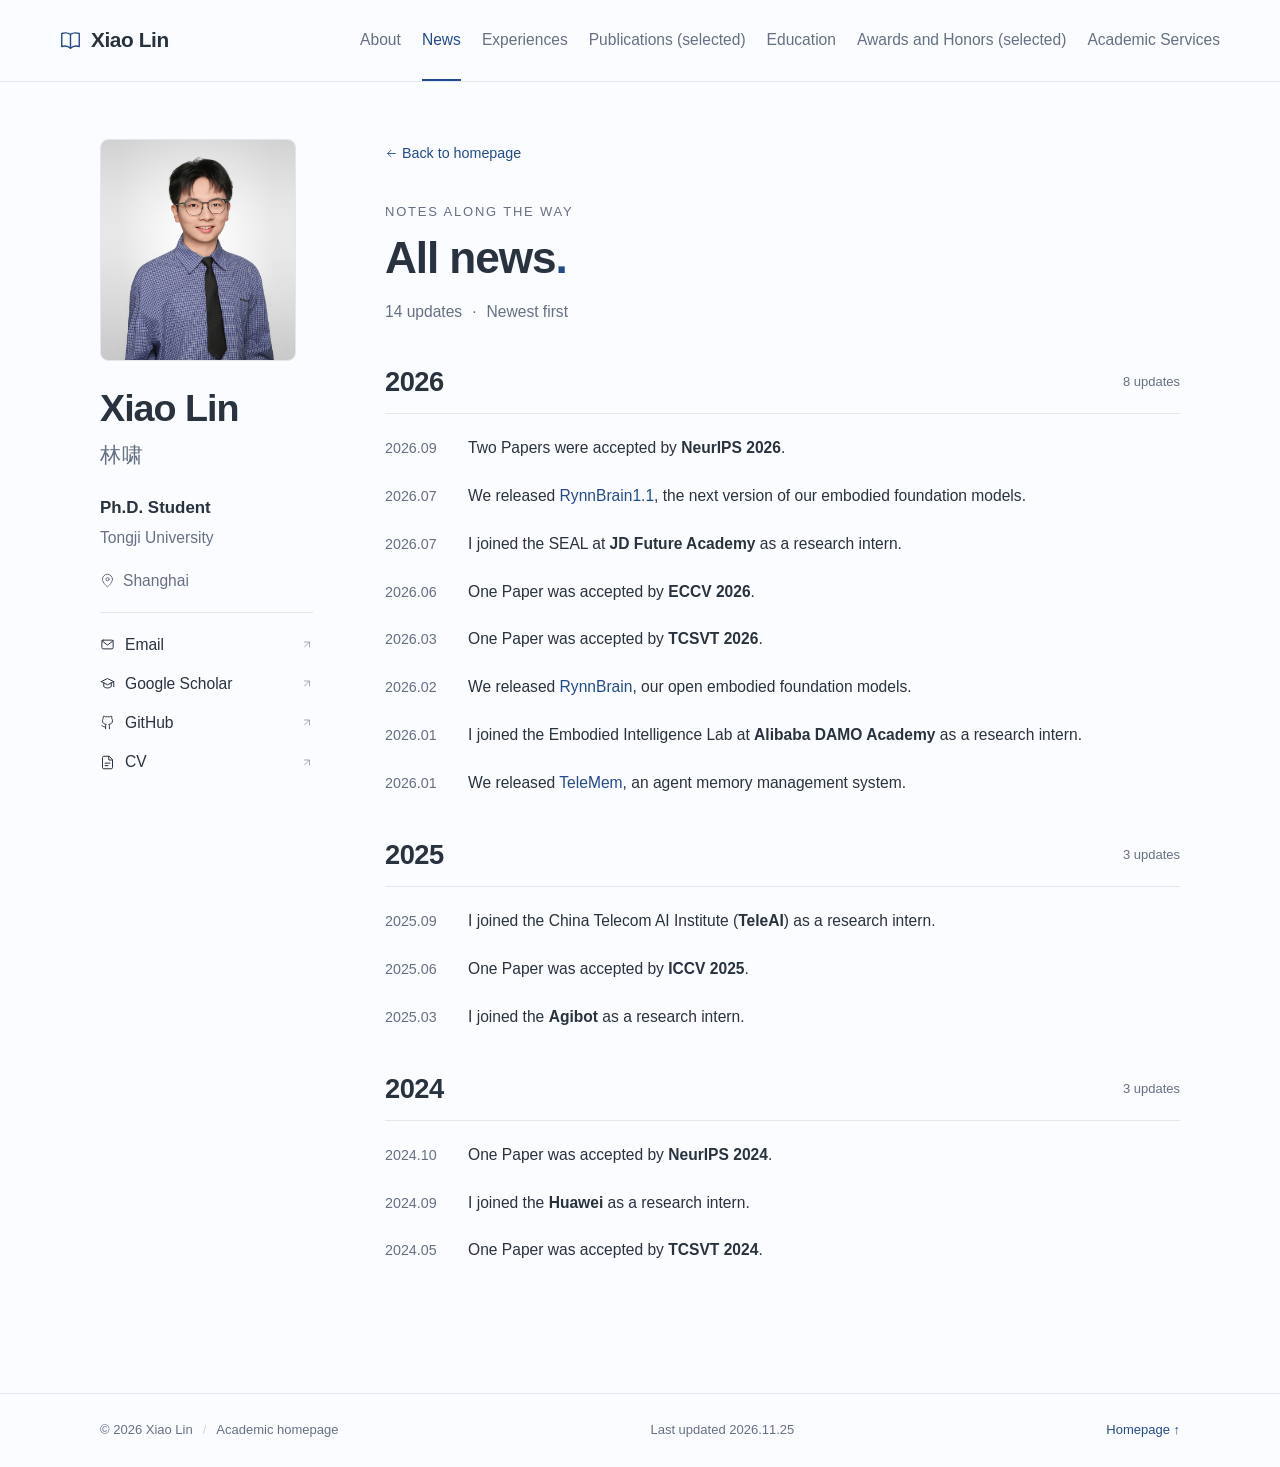
<file: news.html>
<!doctype html>
<html lang="en">
  <head>
    <meta charset="utf-8">
    <meta name="viewport" content="width=device-width, initial-scale=1">
    <meta name="description" content="All news and research updates.">
    <meta name="theme-color" content="#fbfcff">
    <meta property="og:title" content="Xiao Lin ｜ 林啸">
    <meta property="og:description" content="All news and research updates.">
    <meta property="og:type" content="website">
    <title>Xiao Lin ｜ 林啸</title>
    <link rel="icon" href="assets/images/favicon.svg?v=xl-blue" type="image/svg+xml">
    <link rel="stylesheet" href="assets/styles.css">
    <script src="site-data.js" defer></script>
    <script src="assets/main.js" defer></script>
  </head>
  <body data-page="news">
    <a class="skip-link" href="#main-content">Skip to content</a>
    <header class="site-header" id="site-header"></header>
    <div class="page-layout">
      <aside class="profile" id="profile" aria-label="Personal profile"></aside>
      <main id="main-content" tabindex="-1"></main>
    </div>
    <footer class="site-footer" id="site-footer"></footer>
    <noscript><p class="noscript-notice">请启用 JavaScript 以显示所有动态。内容保存在 site-data.js 中。</p></noscript>
  </body>
</html>
</file>
<file: assets/styles.css>
:root {
  --font-scale: 1.30;
  --font-family: "Trebuchet MS", Helvetica, sans-serif;
  --education-logo-size: 48px;
  --experience-logo-size: 32px;
  --background: #fbfcff;
  --surface: #ffffff;
  --text: #29323f;
  --muted: #667085;
  --accent: #224b8d;
  --accent-strong: #00369f;
  --accent-light: #eef4ff;
  --accent-border: #c8d5ea;
  --notice-background: #f4f8ff;
  --placeholder-background: #f1f4f9;
  --selection-background: #dce8ff;
  --border: #e2e7ef;
  --mono: Monaco, Consolas, "Lucida Console", monospace;
}

* { box-sizing: border-box; }
html { font-size: calc(100% * var(--font-scale)); scroll-behavior: smooth; scroll-padding-top: 106px; }
body {
  margin: 0;
  background: var(--background);
  color: var(--text);
  font-family: var(--font-family);
  font-size: 0.875rem;
  line-height: 1.75;
  -webkit-font-smoothing: antialiased;
}
a { color: var(--accent); text-decoration: none; text-underline-offset: 4px; }
a:hover { color: var(--accent-strong); text-decoration: underline; }
button { font: inherit; }
button, a { -webkit-tap-highlight-color: transparent; }
:focus-visible { outline: 2px solid var(--accent); outline-offset: 5px; border-radius: 3px; }
::selection { background: var(--selection-background); }
[hidden] { display: none !important; }
img { display: block; width: 100%; }
p, h1, h2, h3 { margin-top: 0; }
.icon { width: 18px; height: 18px; flex-shrink: 0; vertical-align: middle; }
.sr-only { position: absolute; width: 1px; height: 1px; padding: 0; margin: -1px; overflow: hidden; clip: rect(0, 0, 0, 0); white-space: nowrap; border: 0; }
.skip-link { position: fixed; top: -70px; left: 20px; padding: 10px 20px; background: var(--accent); color: white; z-index: 100; }
.skip-link:hover { background: var(--accent-strong); color: white; }
.skip-link:focus { top: 12px; }

.site-header { position: sticky; top: 0; z-index: 20; background: rgba(251, 252, 255, .97); border-bottom: 1px solid var(--border); }
.header-inner { max-width: 1240px; min-height: 76px; padding: 0 40px; margin: auto; display: flex; align-items: center; justify-content: space-between; gap: 24px; }
.wordmark { display: flex; align-items: center; gap: 10px; font-weight: 650; font-size: 1rem; letter-spacing: -.4px; color: var(--text); flex-shrink: 0; }
.wordmark .icon { width: 21px; height: 21px; color: var(--accent); }
.wordmark:hover { text-decoration: none; color: var(--accent); }
.navigation { display: flex; align-items: center; gap: 21px; }
.navigation a { color: var(--muted); font-size: 0.75rem; white-space: nowrap; padding: 26px 0; border-bottom: 2px solid transparent; transition: color .15s; }
.navigation a:hover, .navigation a[aria-current] { color: var(--accent); text-decoration: none; }
.navigation a[aria-current] { border-bottom-color: var(--accent); }
.menu-toggle { display: none; border: 1px solid var(--border); background: var(--surface); padding: 9px; border-radius: 5px; cursor: pointer; color: var(--text); }

.page-layout { max-width: 1160px; padding: 57px 40px 90px; margin: auto; display: grid; grid-template-columns: 213px minmax(0, 1fr); gap: 72px; min-height: calc(100vh - 165px); }
.profile { position: sticky; top: 115px; align-self: start; min-width: 0; }
.portrait { width: 196px; aspect-ratio: 1 / 1.13; margin-bottom: 25px; border: 1px solid var(--border); border-radius: 8px; overflow: hidden; background: var(--placeholder-background); }
.portrait img { height: 100%; object-fit: cover; }
.portrait .image-fallback { height: 100%; display: flex; flex-direction: column; align-items: center; justify-content: center; color: var(--muted); background: radial-gradient(ellipse at 50% 30%, var(--background), var(--accent-light)); }
.portrait .icon { height: 72px; width: 72px; stroke-width: .65; margin-bottom: 20px; }
.portrait .image-fallback span { font: 0.5625rem var(--font-family); letter-spacing: 2px; }
.portrait .image-fallback small { margin-top: 7px; font-size: 0.625rem; color: var(--muted); }
.profile-name { font-size: 1.8125rem; line-height: 1.2; font-weight: 650; letter-spacing: -1px; margin-bottom: 6px; overflow-wrap: anywhere; }
.profile-native { font-size: 1rem; color: var(--muted); margin-bottom: 20px; letter-spacing: 1px; }
.profile-role { font-size: 0.8125rem; font-weight: 600; margin-bottom: 1px; }
.profile-affiliation { font-size: 0.75rem; color: var(--muted); margin-bottom: 16px; }
.profile-bio { color: var(--muted); font-size: 0.75rem; line-height: 1.85; margin-bottom: 17px; }
.profile-location { display: flex; gap: 8px; align-items: center; color: var(--muted); font-size: 0.75rem; margin-bottom: 17px; }
.profile-location .icon { width: 15px; height: 15px; }
.profile-links { border-top: 1px solid var(--border); padding-top: 13px; display: grid; gap: 2px; }
.profile-link { display: flex; gap: 10px; align-items: center; padding: 5px 0; color: var(--text); font-size: 0.75rem; }
.profile-link .icon { width: 15px; height: 15px; }
.profile-link .icon:last-child { margin-left: auto; width: 12px; opacity: .5; }
.unconfigured { color: var(--muted); cursor: default; }
.draft-label { display: flex; align-items: center; gap: 7px; margin-top: 26px; font: 0.5625rem var(--font-family); letter-spacing: 1.2px; color: var(--muted); }
.draft-label > span { height: 5px; width: 5px; background: var(--accent-border); border-radius: 50%; }

#main-content { min-width: 0; overflow-wrap: anywhere; }
.content-section { margin-bottom: 47px; }
.content-section:last-child { margin-bottom: 0; }
.eyebrow { font: 0.625rem var(--font-family); text-transform: uppercase; letter-spacing: 1.8px; color: var(--muted); margin-bottom: 11px; }
h1 { font-size: 2.125rem; line-height: 1.25; font-weight: 600; letter-spacing: -1.1px; margin-bottom: 25px; }
.heading-period { color: var(--accent); }
.about-copy p { font-size: 0.875rem; line-height: 1.95; margin-bottom: 13px; }
.about-copy strong { color: var(--text); font-weight: 600; }
.research-interests { margin-top: 22px; }
.interest-label { display: block; color: var(--muted); font-size: 0.6875rem; margin-bottom: 9px; }
.interest-tags { display: flex; flex-wrap: wrap; gap: 7px; }
.interest-tags > span { background: var(--accent-light); color: var(--accent); border: 1px solid var(--accent-border); border-radius: 4px; padding: 3px 10px; font-size: 0.6875rem; }
.draft-note { margin-top: 26px; border-left: 2px solid var(--accent-border); background: var(--notice-background); display: flex; gap: 12px; padding: 12px 15px; border-radius: 0 5px 5px 0; }
.note-mark { display: grid; place-items: center; flex: 0 0 16px; height: 16px; border: 1px solid var(--accent); border-radius: 50%; color: var(--accent); font: 0.6875rem Georgia, serif; margin-top: 3px; }
.draft-note p { font-size: 0.6875rem; line-height: 1.9; color: var(--accent); margin: 0; }
.draft-note p > span { color: var(--muted); }
code { font-family: var(--mono); font-size: .94em; }
.personal-notice { margin-top: 24px; padding: 0.72rem 0.9rem; border-left: 4px solid var(--accent-strong); border-radius: 0 6px 6px 0; background: var(--notice-background); color: var(--accent-strong); font-weight: 700; line-height: 1.45; white-space: pre-line; }
.section-heading { display: flex; flex-wrap: wrap; align-items: center; justify-content: space-between; gap: 8px 16px; border-bottom: 1px solid var(--border); padding-bottom: 12px; margin-bottom: 20px; }
h2, .section-heading h1 { font-size: 1.4375rem; line-height: 1.4; font-weight: 600; letter-spacing: -.55px; margin-bottom: 0; }
.heading-qualifier { color: var(--muted); font-size: .78em; font-weight: 400; white-space: nowrap; }
.text-link { display: inline-flex; align-items: center; gap: 4px; font-size: 0.6875rem; font-weight: 500; }
.text-link .icon { width: 13px; height: 13px; }
.all-news { flex-shrink: 0; }
.full-publications { flex-shrink: 0; margin-left: auto; white-space: nowrap; }
.edit-guide { color: var(--muted); font-size: 0.6875rem; margin-top: -7px; margin-bottom: 22px; }
.placeholder-badge { display: inline-block; font-size: 0.5625rem; font-weight: 400; border: 1px solid var(--border); background: var(--placeholder-background); color: var(--muted); border-radius: 3px; line-height: 1.6; padding: 1px 5px; white-space: nowrap; vertical-align: 1px; }

.news-list { list-style: none; margin: 0; padding: 0; display: grid; gap: 15px; }
.news-item { display: grid; grid-template-columns: 65px minmax(0, 1fr); gap: 18px; align-items: baseline; }
.news-item time { font: 0.6875rem var(--font-family); color: var(--muted); padding-top: 3px; }
.news-text { font-size: 0.75rem; line-height: 1.85; }
.news-text .placeholder-badge { margin-right: 8px; }

.publication-contribution-note { margin: 0 0 18px; color: var(--muted); font-size: 0.6875rem; line-height: 1.6; }
.paper-list { display: grid; gap: 24px; }
.paper { display: grid; grid-template-columns: 186px minmax(0, 1fr); align-items: start; gap: 22px; }
.paper + .paper { border-top: 1px solid var(--border); padding-top: 24px; }
.paper-visual { position: relative; }
.paper-image-link { display: block; border-radius: 5px; }
.paper-image-link:hover { text-decoration: none; }
.paper-image { width: 100%; aspect-ratio: 1.42; background: var(--placeholder-background); border: 1px solid var(--border); border-radius: 5px; overflow: hidden; }
.paper-image img { height: 100%; object-fit: contain; background: white; }
.paper-image .image-fallback { height: 100%; display: flex; align-items: center; justify-content: center; flex-direction: column; color: var(--muted); }
.paper-image .icon { width: 43px; height: 43px; stroke-width: .8; margin-bottom: 11px; }
.paper-image .image-fallback span { font: 0.4375rem var(--font-family); letter-spacing: 1.1px; }
.paper-image .image-fallback small { font-size: 0.5625rem; color: var(--muted); margin-top: 5px; }
.paper-badge { position: absolute; top: 8px; left: -5px; max-width: calc(100% - 5px); padding: 1px 7px; background: var(--accent-strong); color: white; border-radius: 2px; font-size: 0.5rem; letter-spacing: .1px; pointer-events: none; }
.paper h3 { font-size: 0.9375rem; font-weight: 600; letter-spacing: -.15px; line-height: 1.5; margin: -3px 0 6px; }
.paper h3 > span { color: var(--accent); }
.paper-authors { font-size: 0.6875rem; margin-bottom: 3px; }
.paper-authors strong { font-weight: 600; text-decoration: underline; text-underline-offset: 3px; }
.paper-authors .author-self { color: var(--accent-strong); background: #fff3bf; padding: 1px 3px; border-radius: 3px; text-decoration: none; -webkit-box-decoration-break: clone; box-decoration-break: clone; }
.paper-venue { font-size: 0.625rem; font-style: italic; color: var(--muted); margin-bottom: 7px; }
.paper-note { color: #a26b2d; font-style: normal; font-weight: 600; margin-left: 8px; }
.paper-description { font-size: 0.6875rem; color: var(--muted); line-height: 1.8; margin-bottom: 10px; }
.paper-links { display: flex; align-items: center; flex-wrap: wrap; gap: 6px; }
.paper-link { display: inline-flex; align-items: center; gap: 2px; font-size: 0.5625rem; border: 1px solid var(--accent-border); padding: 1px 7px; border-radius: 3px; background: var(--surface); }
.paper-link .icon { width: 10px; height: 10px; }
a.paper-link:hover { background: var(--accent-light); text-decoration: none; border-color: var(--accent); }
.paper-links .placeholder-badge { margin-left: 2px; }
.paper-stars { display: inline-flex; align-items: center; min-height: 20px; }
.paper-stars:hover { text-decoration: none; }
.paper-stars-badge { min-width: 120px; min-height: 20px; }
.paper-stars img { width: auto; height: 20px; max-width: 100%; }
.paper-stars .image-fallback { display: inline-flex; align-items: center; gap: 5px; padding: 1px 6px; border: 1px solid var(--accent-border); border-radius: 3px; background: var(--surface); font-size: 0.625rem; }
.paper-stars .icon { width: 13px; height: 13px; }

.education-list { display: grid; gap: 28px; }
.education-item { display: grid; grid-template-columns: var(--education-logo-size) minmax(0, 1fr) auto; gap: 16px 20px; align-items: center; }
.organization-logo { height: var(--education-logo-size); width: var(--education-logo-size); display: grid; place-items: center; flex-shrink: 0; }
.organization-logo img { height: 100%; object-fit: contain; }
.organization-logo .image-fallback { display: grid; place-items: center; width: 100%; height: 100%; border: 1px solid var(--border); border-radius: 7px; background: var(--placeholder-background); font: 0.625rem var(--font-family); color: var(--accent); letter-spacing: .5px; }
.education-details h3 { font-size: 0.8125rem; font-weight: 600; margin: 0 0 3px; }
.education-details p { font-size: 0.6875rem; margin: 0; }
.education-details .education-description { color: var(--muted); font-size: 0.625rem; margin-top: 3px; }
.education-meta { display: flex; flex-direction: column; align-items: end; gap: 7px; padding-top: 3px; font: 0.5625rem var(--font-family); color: var(--muted); }

.timeline { position: relative; margin-top: 29px; padding: 4px 0 2px; }
.timeline::before { content: ""; position: absolute; top: calc(var(--experience-logo-size) / 2 + 4px); bottom: 15px; width: 1px; left: 50%; background: var(--accent-border); }
.timeline-item { position: relative; width: 50%; padding: 0 27px 30px 0; text-align: right; }
.timeline-item:nth-child(odd) { margin-left: 50%; padding: 0 0 30px 27px; text-align: left; }
.timeline-item:last-child { padding-bottom: 0; }
.timeline-item::before { content: ""; position: absolute; top: calc(var(--experience-logo-size) / 2 - 4px); width: 9px; height: 9px; border-radius: 50%; background: var(--background); border: 2px solid var(--accent); right: -5px; }
.timeline-item:nth-child(odd)::before { right: auto; left: -4px; }
.timeline-item:first-child::before { background: var(--accent-strong); border-color: var(--accent-strong); box-shadow: 0 0 0 4px var(--accent-light); }
.timeline-meta { display: flex; flex-wrap: wrap; align-items: center; justify-content: flex-end; gap: 10px 12px; margin-bottom: 12px; color: var(--accent); font: 0.625rem var(--font-family); }
.timeline-item:nth-child(odd) .timeline-meta { justify-content: flex-start; }
.timeline-meta .organization-logo { width: var(--experience-logo-size); height: var(--experience-logo-size); }
.timeline-item h3 { font-size: 0.8125rem; line-height: 1.6; font-weight: 600; margin-bottom: 7px; }
.organization-name { color: var(--accent); }
.at-sign { color: var(--muted); font-weight: 400; }
.timeline-description { font-size: 0.6875rem; color: var(--muted); line-height: 1.85; margin-bottom: 6px; }
.timeline-mentors { font-size: 0.625rem; color: var(--muted); margin-bottom: 8px; }
.awards-list, .service-list { margin: 0; padding-left: 20px; list-style: disc; font-size: 0.875rem; line-height: 1.8; }
.awards-list li + li, .service-list li + li { margin-top: 8px; }
.awards-list .placeholder-badge, .service-list .placeholder-badge { margin-left: 9px; }

.archive-intro { margin-bottom: 38px; }
.back-link { margin: 0 0 38px; }
.archive-intro h1 { margin-bottom: 12px; }
.archive-summary { color: var(--muted); font-size: 0.75rem; margin-bottom: 24px; }
.archive-summary > span { margin: 0 10px; }
.archive-year { margin-bottom: 38px; }
.archive-year h2 { font-size: 1.3125rem; }
.archive-year .news-list { gap: 19px; }
.year-count { font: 0.625rem var(--font-family); color: var(--muted); }
.empty-state { border: 1px dashed var(--border); padding: 30px; text-align: center; color: var(--muted); }
.configuration-error { border: 1px solid var(--border); border-radius: 6px; padding: 24px; background: var(--surface); }
.configuration-error h1 { font-size: 1.5rem; }
.site-footer { border-top: 1px solid var(--border); }
.footer-inner { max-width: 1160px; padding: 25px 40px; margin: auto; display: flex; align-items: center; justify-content: space-between; gap: 20px; color: var(--muted); font-size: 0.625rem; }
.footer-divider { color: var(--accent-border); margin: 0 10px; }
.footer-inner .text-link { font-size: 0.625rem; }
.noscript-notice { margin: 30px auto; padding: 20px; max-width: 600px; border: 1px solid var(--border); }

@media (max-width: 1100px) {
  .header-inner { min-height: 68px; padding-inline: 30px; }
  .menu-toggle { display: flex; }
  .navigation { display: none; position: absolute; top: 67px; right: 30px; left: 30px; padding: 12px; background: var(--surface); border: 1px solid var(--border); border-radius: 0 0 6px 6px; box-shadow: 0 12px 24px #29323f0a; grid-template-columns: repeat(2, minmax(0, 1fr)); gap: 2px; }
  .navigation.is-open { display: grid; }
  .navigation a { padding: 10px 12px; border: 0; border-radius: 3px; white-space: normal; }
  .navigation a[aria-current] { background: var(--accent-light); }
  .page-layout { gap: 42px; padding-inline: 30px; grid-template-columns: 195px minmax(0, 1fr); }
  .portrait { width: 180px; }
  .paper { grid-template-columns: 160px minmax(0, 1fr); gap: 18px; }
  .education-item { grid-template-columns: var(--education-logo-size) minmax(0, 1fr); gap: 4px 16px; }
  .education-item > .organization-logo { grid-row: span 2; }
  .education-meta { grid-column: 2; flex-direction: row; flex-wrap: wrap; align-items: center; padding-top: 0; }
}

@media (max-width: 760px) {
  html { scroll-padding-top: 90px; }
  .header-inner { padding-inline: 22px; min-height: 62px; }
  .navigation { top: 61px; left: 22px; right: 22px; }
  .page-layout { display: block; padding: 32px 22px 55px; max-width: 650px; }
  .profile { position: static; display: grid; grid-template-columns: 108px minmax(0, 1fr); gap: 0 22px; padding-bottom: 29px; margin-bottom: 34px; border-bottom: 1px solid var(--border); }
  .portrait { width: 108px; margin-bottom: 0; grid-column: 1; grid-row: 1; }
  .portrait .icon { width: 43px; height: 43px; margin-bottom: 9px; }
  .portrait .image-fallback span { font-size: 0.4375rem; letter-spacing: 1px; }
  .portrait .image-fallback small { display: none; }
  .profile-identity { grid-column: 2; grid-row: 1; align-self: center; }
  .profile-name { font-size: 1.5625rem; }
  .profile-native { font-size: 0.8125rem; margin-bottom: 12px; }
  .profile-role { font-size: 0.6875rem; }
  .profile-affiliation { font-size: 0.6875rem; margin-bottom: 0; }
  .profile-details { grid-column: 1 / -1; margin-top: 18px; }
  .profile-bio { margin-bottom: 9px; }
  .profile-location { font-size: 0.6875rem; margin-bottom: 10px; }
  .profile-links { display: flex; flex-wrap: wrap; gap: 2px 18px; border: 0; padding: 0; }
  .profile-link { font-size: 0.625rem; gap: 5px; }
  .profile-link .icon { width: 13px; height: 13px; }
  .profile-link .icon:last-child { display: none; }
  .draft-label { margin-top: 16px; font-size: 0.5rem; }
  h1 { font-size: 1.875rem; }
  h2, .section-heading h1 { font-size: 1.375rem; }
  .about-copy p { font-size: 0.8125rem; }
  .content-section { margin-bottom: 36px; }
  .paper { grid-template-columns: 155px minmax(0, 1fr); }
  .timeline { padding-left: 1px; }
  .timeline::before { left: 5px; }
  .timeline-item, .timeline-item:nth-child(odd) { width: 100%; margin-left: 0; padding: 0 0 27px 28px; text-align: left; }
  .timeline-item:last-child { padding-bottom: 0; }
  .timeline-item::before, .timeline-item:nth-child(odd)::before { left: 0; right: auto; }
  .timeline-meta, .timeline-item:nth-child(odd) .timeline-meta { justify-content: flex-start; }
  .footer-inner { padding: 23px 22px; flex-wrap: wrap; gap: 9px 20px; }
  .footer-inner > span:first-child { flex: 1 0 100%; }
  .footer-inner > .text-link { margin-left: auto; }
}

@media (max-width: 440px) {
  .paper { grid-template-columns: 1fr; gap: 16px; }
  .paper-visual { max-width: 100%; }
  .paper-image { aspect-ratio: 2.2; }
  .paper-image .icon { width: 49px; height: 49px; }
  .paper-badge { font-size: 0.5625rem; padding: 2px 8px; }
  .paper h3 { font-size: 0.9375rem; }
  .paper-authors, .paper-description { font-size: 0.75rem; }
  .paper-venue { font-size: 0.6875rem; }
  .paper-link { font-size: 0.625rem; padding: 3px 8px; }
  .news-item { grid-template-columns: 57px minmax(0, 1fr); gap: 10px; }
  .news-text { font-size: 0.75rem; }
  .news-item time { font-size: 0.625rem; }
  .education-item { column-gap: 14px; }
  .education-details h3 { font-size: 0.75rem; }
  .education-meta { flex-wrap: wrap; }
  .draft-note { padding: 11px; gap: 9px; }
}

@media (prefers-reduced-motion: reduce) {
  html { scroll-behavior: auto; }
  *, *::before, *::after { transition: none !important; }
}

@media print {
  .site-header, .site-footer, .draft-label, .draft-note, .edit-guide, .skip-link, .all-news { display: none; }
  body { background: white; font-size: 0.6875rem; }
  .page-layout { padding: 0; display: grid; grid-template-columns: 170px minmax(0, 1fr); gap: 30px; }
  .profile { position: static; display: block; border: 0; }
  .portrait { width: 150px; }
  .paper, .education-item, .timeline-item { break-inside: avoid; }
  .content-section { margin-bottom: 25px; }
}
</file>
